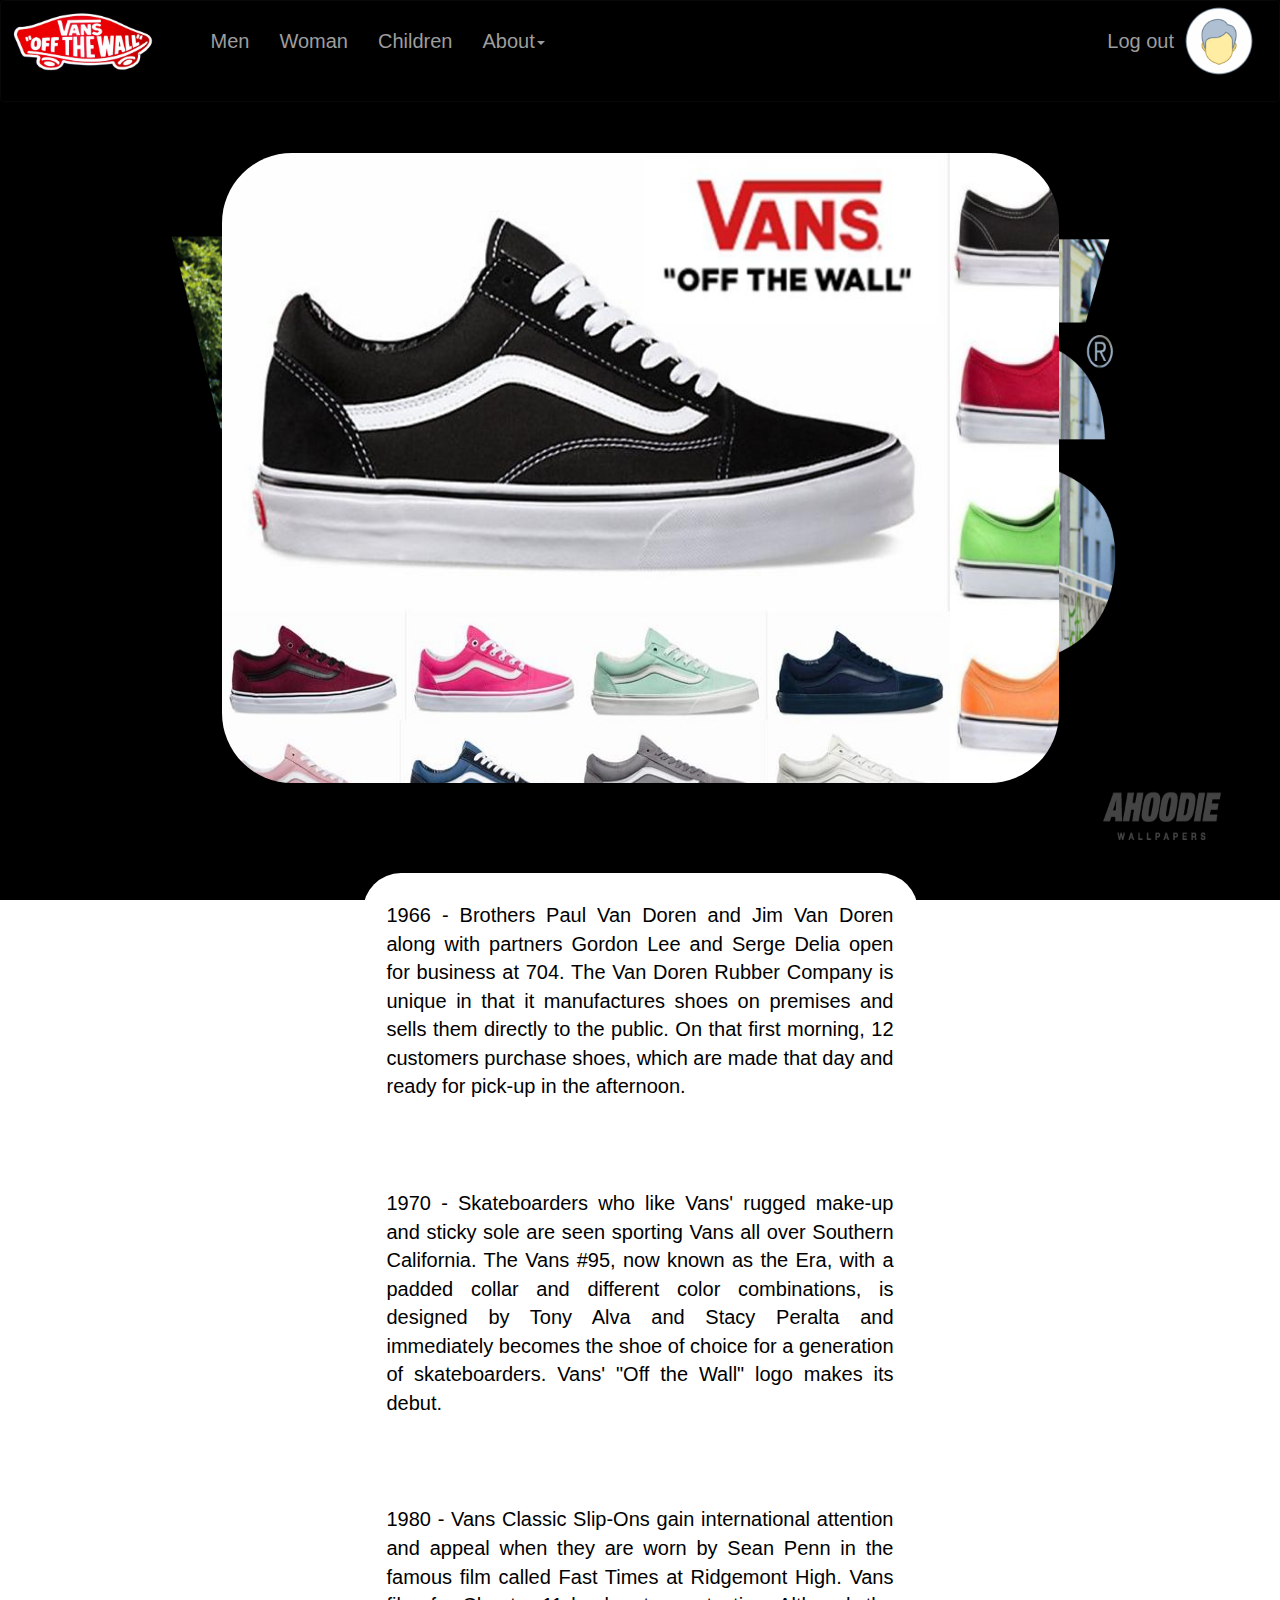
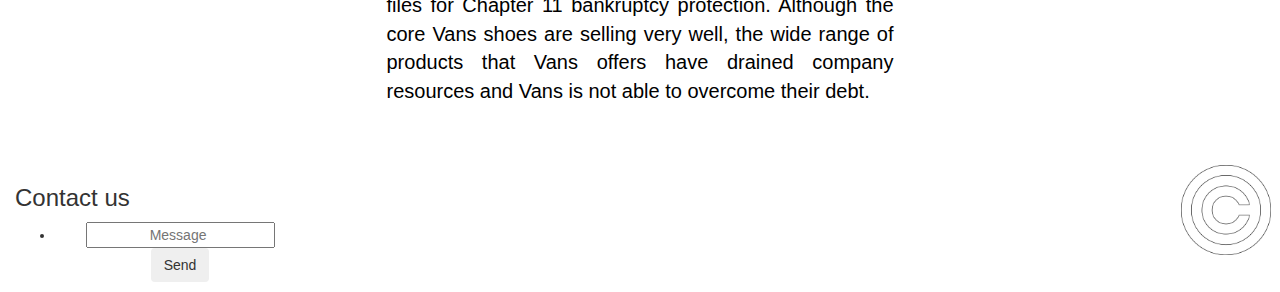
<file: ShoeShop/index.html>
<html lang="en">
<head>
  <title>Shoe shop for heroes</title>
  <meta charset="utf-8">
  <meta name="viewport" content="width=device-width, initial-scale=1">
  <link rel="stylesheet" href="https://maxcdn.bootstrapcdn.com/bootstrap/3.3.7/css/bootstrap.min.css">
  <script src="https://ajax.googleapis.com/ajax/libs/jquery/3.3.1/jquery.min.js"></script>    
  <script src="https://maxcdn.bootstrapcdn.com/bootstrap/3.3.7/js/bootstrap.min.js"></script> 
  <link rel="stylesheet" href="css/css.css">
</head>
<body>
  <header>
  <nav class="navbar navbar-black navbar-inverse">
    <div class="container-fluid">
      <button type="button" class="navbar-toggle" data-toggle="collapse" data-target="#mainNavBar">
        <span class="icon-bar"></span>
        <span class="icon-bar"></span>
        <span class="icon-bar"></span>
      </button> 
       <a href="https://www.vans.eu/" class="navbar-brand"><img src="images/logo.jpg"></a>
      <div class="collapse navbar-collapse" id="mainNavBar">
        <div>
          <ul class="nav navbar-nav">
            <li class:"active"><a href="#">Men</a></li> 
            <li><a href="#">Woman</a></li>
            <li><a href="#">Children</a></li>
          <li class="dropdown">
              <a href="#" class="dropdown-toggle" data-toggle="dropdown">About<span class="caret"></span></a>
            <ul class="dropdown-menu">
              <li><a href="#">Sign in</a></li>
              <li><a href="#">About</a></li>
              <li><a href="#">Contact</a></li>
            </ul>
          </li>
          </ul>
              <a href="#" class="navbar-brand navbar-right"><img src="images/user.png"></a>
        <ul class="nav navbar-nav navbar-right">
          <li><a href="#">Log out</a></li>
        </ul>
        </div>
      </div>
    </div>
  </nav>
</header>
    <div id="slideshow">
  <div class="slide-wrapper">
    <div class="slide"><img src="images/vans.jpg"></div>
    <div class="slide"><img src="images/vans1.jpg"></div>
    <div class="slide"><img src="images/vans2.jpg"></div>
    <div class="slide"><img src="images/vans3.jpg"></div>
    <div class="slide"><img src="images/vans4.jpg"></div>
  </div>
    </div>
<div class="container">
  <div class="row"> 
    <div class="col-md-offset-3 col-md-6">
      <div class="text">
        <p> 1966 - Brothers Paul Van Doren and Jim Van Doren along with partners Gordon Lee and Serge Delia open for business at 704. The Van Doren Rubber Company is unique in that it manufactures shoes on premises and sells them directly to the public. On that first morning, 12 customers purchase shoes, which are made that day and ready for pick-up in the afternoon.   </p>
      </div>
      <br></br>
      <div class="text">
        <p> 1970 - Skateboarders who like Vans' rugged make-up and sticky sole are seen sporting Vans all over Southern California. The Vans #95, now known as the Era, with a padded collar and different color combinations, is designed by Tony Alva and Stacy Peralta and immediately becomes the shoe of choice for a generation of skateboarders. Vans' "Off the Wall" logo makes its debut.    </p>
      </div>
      <br></br>
      <div class="text">
        <p> 1980 - Vans Classic Slip-Ons gain international attention and appeal when they are worn by Sean Penn in the famous film called Fast Times at Ridgemont High. Vans files for Chapter 11 bankruptcy protection. Although the core Vans shoes are selling very well, the wide range of products that Vans offers have drained company resources and Vans is not able to overcome their debt.    </p>
      </div>  
    </div>
  </div>
</div>
<br></br>
<footer>
  <div class="footer">
    <div class="col-lg-3  col-md-3 col-sm-6 col-xs-12 ">
        <h3> Contact us </h3>
            <ul>
              <li>
                <div class="input-append newsletter-box text-center">
                  <input type="text" class="full text-center" placeholder="Message ">
                  <button class="btn  bg-gray" type="button">Send<i class="fa fa-long-arrow-right"> </i> </button>
                </div>
              </li>
            </ul>      
    </div>  
      <img src="images/copyright.jpg" class="img-responsive"><p>Din Tanovic</p>
  </div>
 <!-- HERE GOES TRANCKER FOR ADDED ITEMS IN CART -->  
</footer>


</body>
</html>
</file>
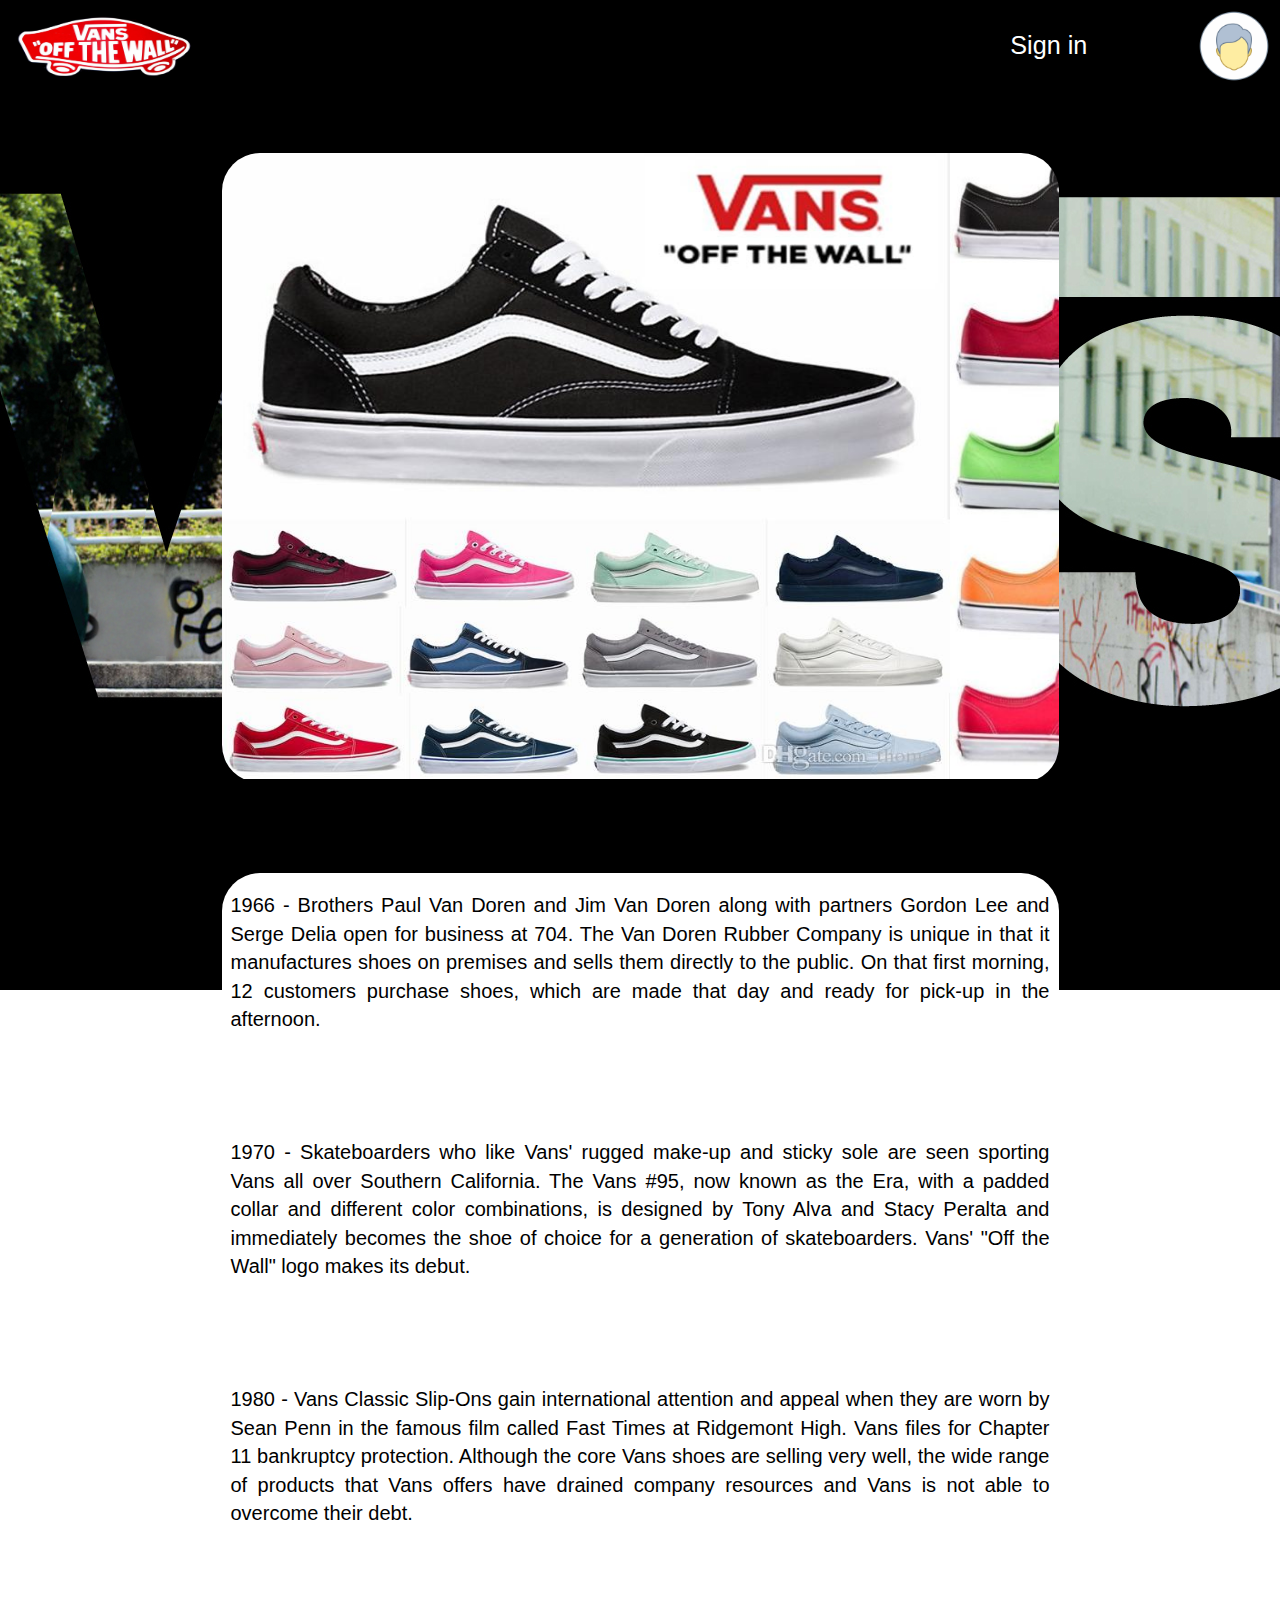
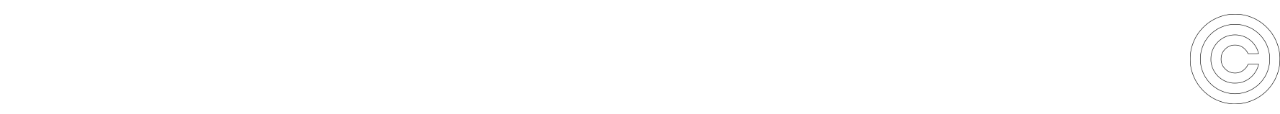
<file: ShoeShop/ShoeShop/index.html>
<html lang="en">
<head>
	<title>Shoe shop for heroes</title>
	<meta charset="utf-8">
	<meta name="viewport" content="width=device-width, initial-scale=1">
	<link rel="stylesheet" href="https://maxcdn.bootstrapcdn.com/bootstrap/3.3.7/css/bootstrap.min.css">
  <script src="https://ajax.googleapis.com/ajax/libs/jquery/3.3.1/jquery.min.js"></script>    
  <script src="https://maxcdn.bootstrapcdn.com/bootstrap/3.3.7/js/bootstrap.min.js"></script> 
  <link rel="stylesheet" href="css/css.css">
</head>
<body>
	<header>
  <div class="navigation">
   	<div class="logo col-xs-4 col-md-2 ">
      <a href="https://www.vans.eu/">
   		<img src="images/logo.jpg">
    </a>
   	</div>   
   	<div class="userinfo col-xs-8 col-md-5 "> 
   		<a href="https://www.vans.eu/" class="col-xs-5 col-md-5 ">Sign in</a>
   		<div class="user col-xs-3 col-md-3 ">
   			<img src="images/user.png">
   		</div>	
   	</div>  
  </div>
</header>

  	<div id="slideshow">
  <div class="slide-wrapper">
    <div class="slide"><img src="images/vans.jpg"></div>
    <div class="slide"><img src="images/vans1.jpg"></div>
    <div class="slide"><img src="images/vans2.jpg"></div>
    <div class="slide"><img src="images/vans3.jpg"></div>
    <div class="slide"><img src="images/vans4.jpg"></div>
  </div>
    </div> 

<div class="text">
  <p> 1966 - Brothers Paul Van Doren and Jim Van Doren along with partners Gordon Lee and Serge Delia open for business at 704. The Van Doren Rubber Company is unique in that it manufactures shoes on premises and sells them directly to the public. On that first morning, 12 customers purchase shoes, which are made that day and ready for pick-up in the afternoon.   </p>
</div>
<br></br>
<div class="text">
  <p> 1970 - Skateboarders who like Vans' rugged make-up and sticky sole are seen sporting Vans all over Southern California. The Vans #95, now known as the Era, with a padded collar and different color combinations, is designed by Tony Alva and Stacy Peralta and immediately becomes the shoe of choice for a generation of skateboarders. Vans' "Off the Wall" logo makes its debut.    </p>
</div>
<br></br>
<div class="text">
  <p> 1980 - Vans Classic Slip-Ons gain international attention and appeal when they are worn by Sean Penn in the famous film called Fast Times at Ridgemont High. Vans files for Chapter 11 bankruptcy protection. Although the core Vans shoes are selling very well, the wide range of products that Vans offers have drained company resources and Vans is not able to overcome their debt.    </p>
</div>
<br></br>
<footer>
  <div class="footer">
    <img src="images/copyright.jpg">
    <p>Din Tanovic</p>
  </div>
 <!-- HERE GOES TRANCKER FOR ADDED ITEMS IN CART -->  
</footer>


</body>
</html>
</file>
<file: ShoeShop/css/css.css>
html, body {
  margin: 0;
  padding: 0;
  background-image: url(../images/background.jpg);
  background-repeat: no-repeat;
  background-position: center;
  background-attachment: fixed;
  background-size: 100% 100%; 
}
.navbar {
	position: fixed; ;
	top: 0;
	left: 0;
	z-index: 100;
	background-color: black;
	width: 100%;
}
.navbar-brand{
	padding:5 10px;
	height: 80px;
	line-height: 80px;
}
.navbar-nav{
	height: 100px;
	font-size: 20px;
	margin-left: 30px;
	padding-top: 15px;
}
img {
	width: 100%;
	height: 100%;
}
#slideshow {
  overflow: hidden;
  height: 70vh;
  width: 93vh;
  margin: auto;
  margin-top: 17vh;
  margin-bottom: 10vh;
  border-radius: 70px;
  z-index: 150;
}

.slide-wrapper {
  width: 3000px;
  -webkit-animation: slide 20s ease infinite;
  
}

.slide {
  float: left;
  height: 87vh;
  width: 728px;
  
}

	@-webkit-keyframes slide {
  20% {margin-left: 0px;}
  30% {margin-left: -728px;}
  50% {margin-left: -728px;}
  60% {margin-left: -1456px;}
  70% {margin-left: -1456px;}
  80% {margin-left: -2184px;}
  90% {margin-left: -2184px;}
}

.text{
	border-radius: 38px;
	padding: 10px 15px;
	background-color: white;
	margin: auto;
}
.text p{
	padding-top: 2vh;
	font-family: helvetica;
	font-size: 20px;
	color: black;
	text-align: justify;
	padding-left: 1vh;
	padding-right: 1vh;
}
.footer{
	height: 11vh;
	width: 100%;
}
.footer img{
	height: 10vh;
	width: 10vh;
	float: right;
	margin-right: 1vh;
}
.footer p{
	height:4vh;
	width: 20vh;
	font-family: helvetica;
	font-size: 25px;
	color: white;
	float: right;
	margin-top: 6vh;
}
</file>
<file: ShoeShop/ShoeShop/css/css.css>
html, body {
  margin: 0;
  padding: 0;
  background-image: url(../images/background.jpg);
  background-repeat: no-repeat;
  background-position: center;
  background-attachment: fixed;
}
.navigation {
	height: 10vh;
	position: fixed; ;
	top: 0;
	left: 0;
	z-index: 100;
	background-color: black;
	width: 100%;
}
.logo {
	height: 13vh;
	float: left;
	padding-top: 10px;	

}

.logo img {
	width: 20vh;
	height: 8vh;

}
.userinfo{
	height: 13vh;
	width: 40vh;
	float: right;
}
.userinfo a:hover{
	color:red;
	text-decoration: none;

}
.user{
	float: right;
	padding-top: 10px;
	padding-right: 10px;
}
.user img {
	height: 8vh;
	width: 8vh;
	margin-right: 5vh;
}
.userinfo a{
	float: left;
	text-align: center;
	font-size: 180%;
	color: white;
	margin-top: 3vh;
	margin-left: 5vh;
}

img {
	width: 100%;
	height: 80%;
}
#slideshow {
  overflow: hidden;
  height: 70vh;
  width: 93vh;
  margin: auto;
  margin-top: 17vh;
  margin-bottom: 10vh;
  border-radius: 38px;

}

.slide-wrapper {
  width: 3000px;
  -webkit-animation: slide 20s ease infinite;
}

.slide {
  float: left;
  height: 87vh;
  width: 728px;
}

	@-webkit-keyframes slide {
  20% {margin-left: 0px;}
  30% {margin-left: -728px;}
  50% {margin-left: -728px;}
  60% {margin-left: -1456px;}
  70% {margin-left: -1456px;}
  80% {margin-left: -2184px;}
  90% {margin-left: -2184px;}
}

.text{
	border-radius: 38px;
	width: 93vh;
	height: 23vh;
	background-color: white;
	margin: auto;
}
.text p{
	padding-top: 2vh;
	font-family: helvetica;
	font-size: 20px;
	color: black;
	text-align: justify;
	padding-left: 1vh;
	padding-right: 1vh;
}
.footer{
	height: 11vh;
	width: 100%;
}
.footer img{
	height: 10vh;
	width: 10vh;
	float: right;
}
.footer p{
	height:4vh;
	width: 20vh;
	font-family: helvetica;
	font-size: 25px;
	color: white;
	float: right;
	margin-top: 6vh;
}
</file>
